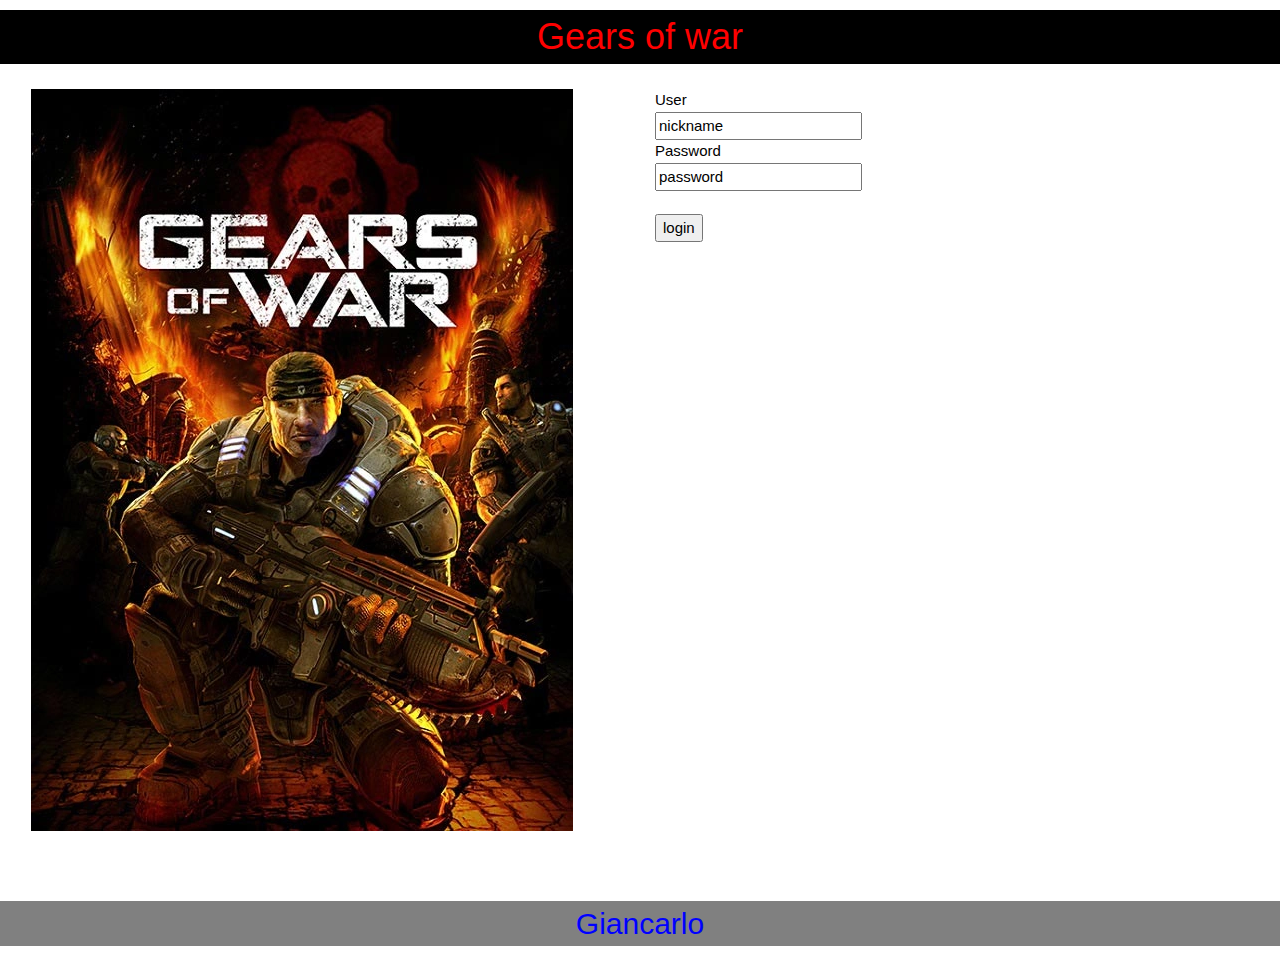
<file: index.html>
<!DOCTYPE html>
<html lang="en">
<head>
    <meta charset="UTF-8">
    <meta http-equiv="X-UA-Compatible" content="IE=edge">
    <meta name="viewport" content="width=device-width, initial-scale=1.0">
    <link rel="stylesheet" href="https://www.w3schools.com/w3css/4/w3.css">
    <link rel="stylesheet" href="css/style.css">
    <title>Gears of War</title>
</head>
<body>
    <header id="cabecera">
        <h1>Gears of war</h1>
    </header>
    <section class="w3-container">
        <div class="section-1">
            <img src="img/Gears_of_War_Portada.jpg" alt="Gears_of_War_Portada" > 
        </div>
        <div class="section-2">
            <form action="js/script.js">
                <label for="fname">User</label><br>
                <input type="text" id="fname" name="fname" value="nickname"><br>
                <label for="pass">Password</label><br>
                <input type="text" name="pass" id="pass" value="password"><br><br>
                <input type="submit" value="login">
            </form>
        </div>
    </section>
    <br><br>
    <footer id="pie">
        <h2>Giancarlo</h2>
    </footer>
</body>
</html>
</file>
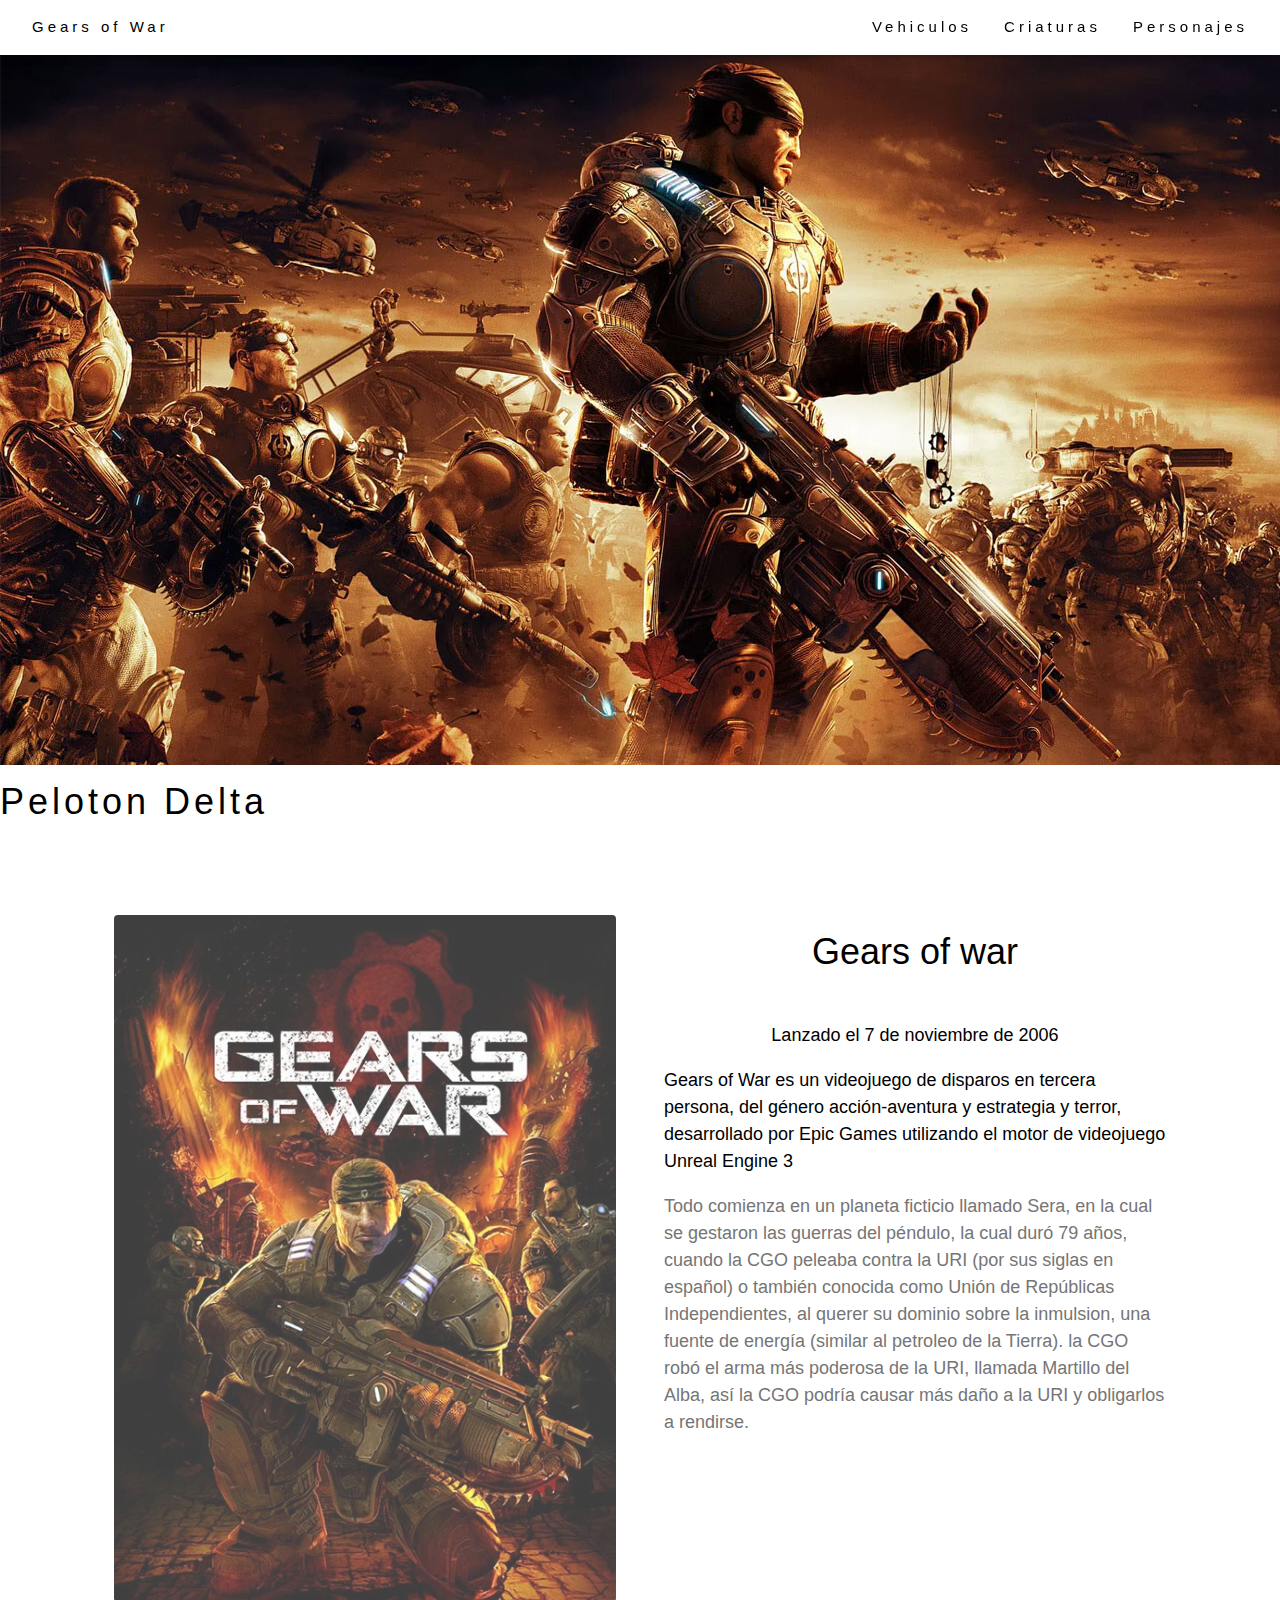
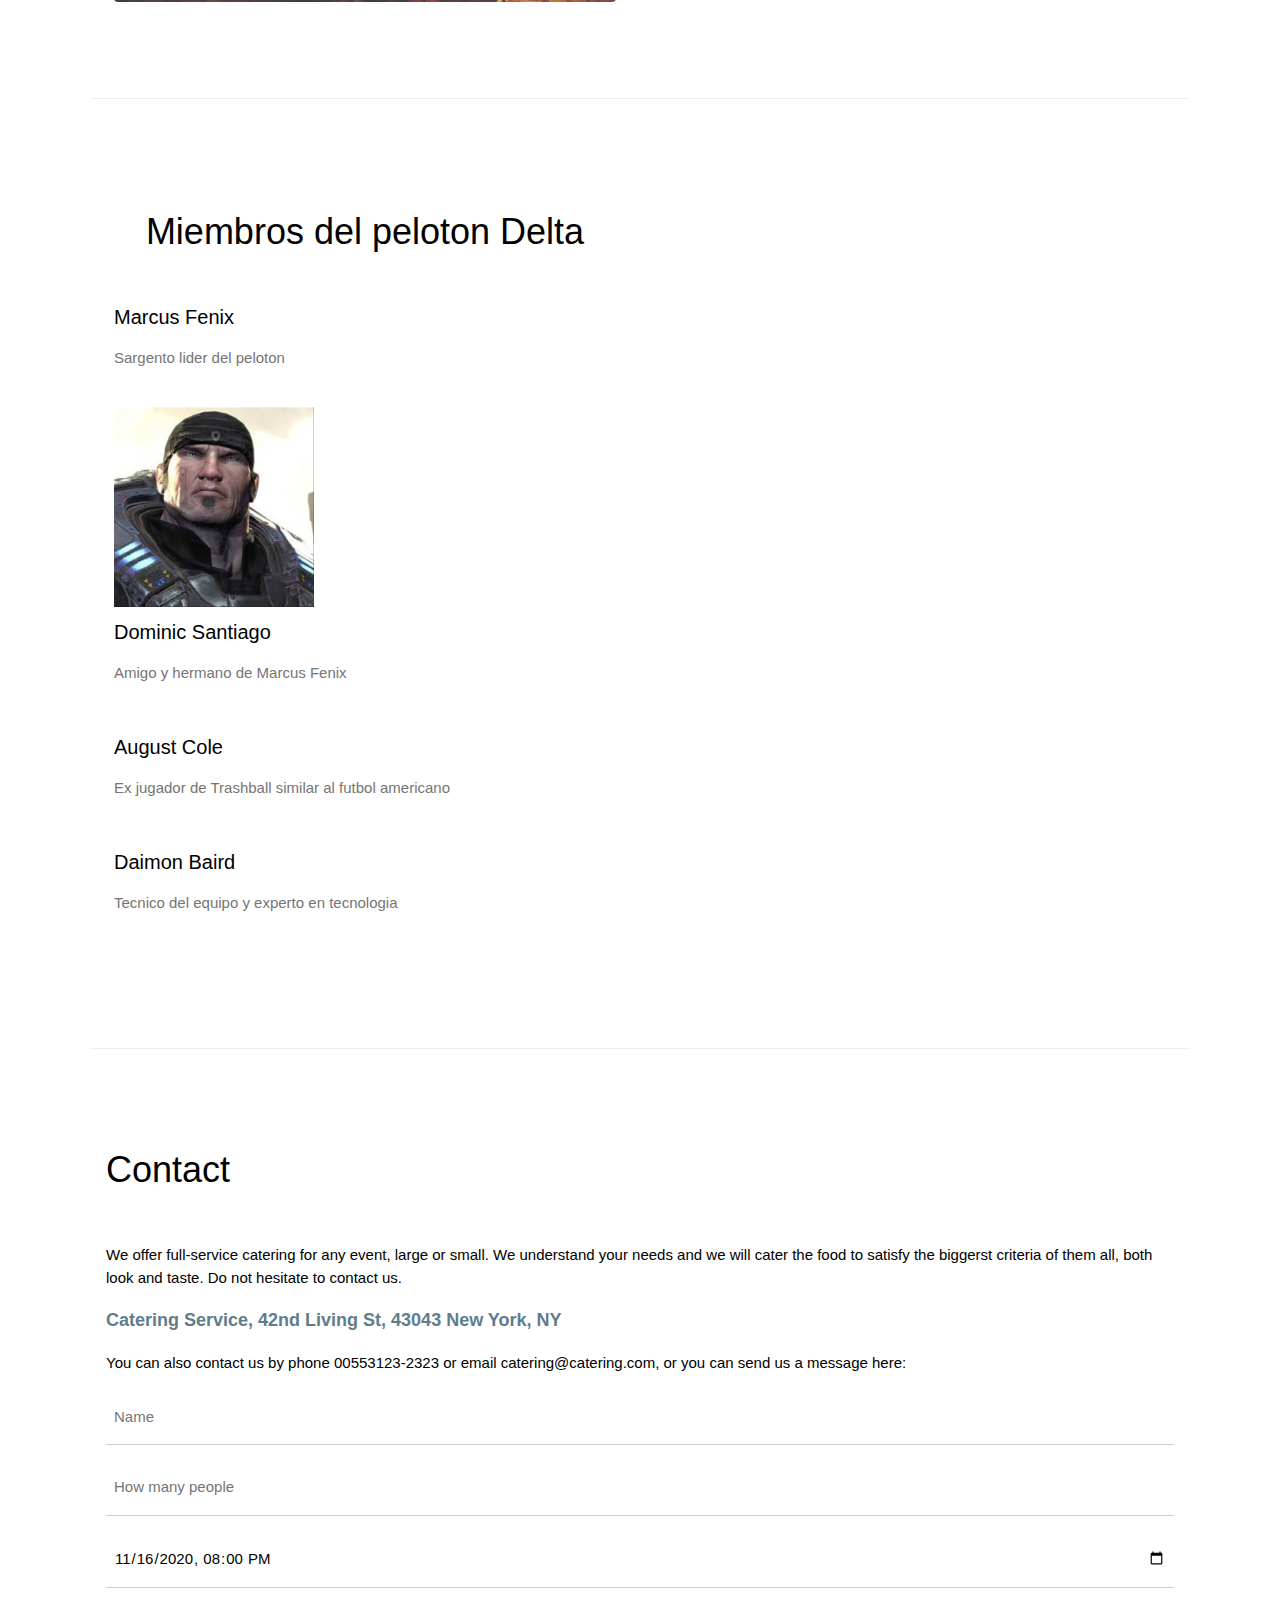
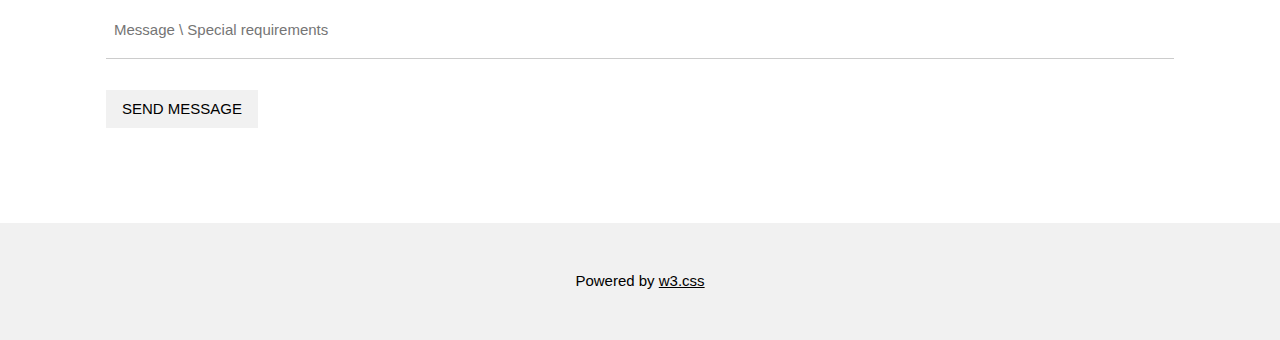
<file: welcome.html>
<!DOCTYPE html>
<html lang="en">
<head>
    <meta charset="UTF-8">
    <meta http-equiv="X-UA-Compatible" content="IE=edge">
    <meta name="viewport" content="width=device-width, initial-scale=1.0">
    <link rel="stylesheet" href="css/style.css">
    <link rel="stylesheet" href="https://www.w3schools.com/w3css/4/w3.css">
    <title>Gears os War</title>
</head>
<body>
    <!-- Navbar (sit on top) -->
<div class="w3-top">
    <div class="w3-bar w3-white w3-padding w3-card" style="letter-spacing:4px;">
      <a href="#home" class="w3-bar-item w3-button">Gears of War</a>
      <!-- Right-sided navbar links. Hide them on small screens -->
      <div class="w3-right w3-hide-small">
        <a href="#vehiculos" class="w3-bar-item w3-button">Vehiculos</a>
        <a href="#criaturas" class="w3-bar-item w3-button">Criaturas</a>
        <a href="#personajes" class="w3-bar-item w3-button">Personajes</a>
      </div>
    </div>
  </div>
  <br><br>
  <!-- Header -->
  <header class="w3-display-container w3-content w3-wide" style="max-width:1600px;min-width:500px" id="home">
    <img class="w3-image" src="img/1366_2000.jpeg" alt="Hamburger Catering" width="1400" height="800">
    <div>
      <h1 class="w3-xxlarge">Peloton Delta</h1>
    </div>
  </header>
  
  <!-- Page content -->
  <div class="w3-content" style="max-width:1100px">
  
    <!-- About Section -->
    <div class="w3-row w3-padding-64" id="Gears1">
      <div class="w3-col m6 w3-padding-large w3-hide-small">
       <img src="img/Gears_of_War_Portada.jpg" class="w3-round w3-image w3-opacity-min" alt="Table Setting" width="600" height="750">
      </div>
  
      <div class="w3-col m6 w3-padding-large">
        <h1 class="w3-center">Gears of war</h1><br>
        <h5 class="w3-center">Lanzado el 7 de noviembre de 2006</h5>
        <p class="w3-large">Gears of War es un videojuego de disparos en tercera persona, del género acción-aventura y estrategia y terror, desarrollado por Epic Games utilizando el motor de videojuego Unreal Engine 3</p>
        <p class="w3-large w3-text-grey w3-hide-medium">Todo comienza en un planeta ficticio llamado Sera, en la cual se gestaron las guerras del péndulo, la cual duró 79 años, cuando la CGO peleaba contra la URI (por sus siglas en español) o también conocida como Unión de Repúblicas Independientes, al querer su dominio sobre la inmulsion, una fuente de energía (similar al petroleo de la Tierra). la CGO robó el arma más poderosa de la URI, llamada Martillo del Alba, así la CGO podría causar más daño a la URI y obligarlos a rendirse.</p>
      </div>
    </div>
    
    <hr>
    
    <!-- Menu Section -->
    <div class="w3-row w3-padding-64" id="menu">
      <div class="w3-col l6 w3-padding-large">
        <h1 class="w3-center">Miembros del peloton Delta</h1><br>
        <h4>Marcus Fenix</h4>
        <p class="w3-text-grey">Sargento lider del peloton</p><br>
        <section>
            <img src="img/marcusfenix.jpg" alt="letter-spacing" width="200" height="200">
        </section>
      
        <h4>Dominic Santiago</h4>
        <p class="w3-text-grey">Amigo y hermano de Marcus Fenix</p><br>
      
        <h4>August Cole</h4>
        <p class="w3-text-grey">Ex jugador de Trashball similar al futbol americano</p><br>
      
        <h4>Daimon Baird</h4>
        <p class="w3-text-grey">Tecnico del equipo y experto en tecnologia</p><br>
          
      </div>
      
    </div>
  
    <hr>
  
    <!-- Contact Section -->
    <div class="w3-container w3-padding-64" id="contact">
      <h1>Contact</h1><br>
      <p>We offer full-service catering for any event, large or small. We understand your needs and we will cater the food to satisfy the biggerst criteria of them all, both look and taste. Do not hesitate to contact us.</p>
      <p class="w3-text-blue-grey w3-large"><b>Catering Service, 42nd Living St, 43043 New York, NY</b></p>
      <p>You can also contact us by phone 00553123-2323 or email catering@catering.com, or you can send us a message here:</p>
      <form action="/action_page.php" target="_blank">
        <p><input class="w3-input w3-padding-16" type="text" placeholder="Name" required name="Name"></p>
        <p><input class="w3-input w3-padding-16" type="number" placeholder="How many people" required name="People"></p>
        <p><input class="w3-input w3-padding-16" type="datetime-local" placeholder="Date and time" required name="date" value="2020-11-16T20:00"></p>
        <p><input class="w3-input w3-padding-16" type="text" placeholder="Message \ Special requirements" required name="Message"></p>
        <p><button class="w3-button w3-light-grey w3-section" type="submit">SEND MESSAGE</button></p>
      </form>
    </div>
    
  <!-- End page content -->
  </div>
  
  <!-- Footer -->
  <footer class="w3-center w3-light-grey w3-padding-32">
    <p>Powered by <a href="https://www.w3schools.com/w3css/default.asp" title="W3.CSS" target="_blank" class="w3-hover-text-green">w3.css</a></p>
  </footer>
</body>
</html>
</file>
<file: css/style.css>
#cabecera{
    background-color: black;
    color: red;
    text-align: center;
}
#pie{
    background-color: gray;
    color: blue;
    text-align: center;
}
[class*="section-"] {
    float: left;
    padding: 15px;
}
.section-1 {width: 50%;}
.section-2 {width: 50%;}
</file>
